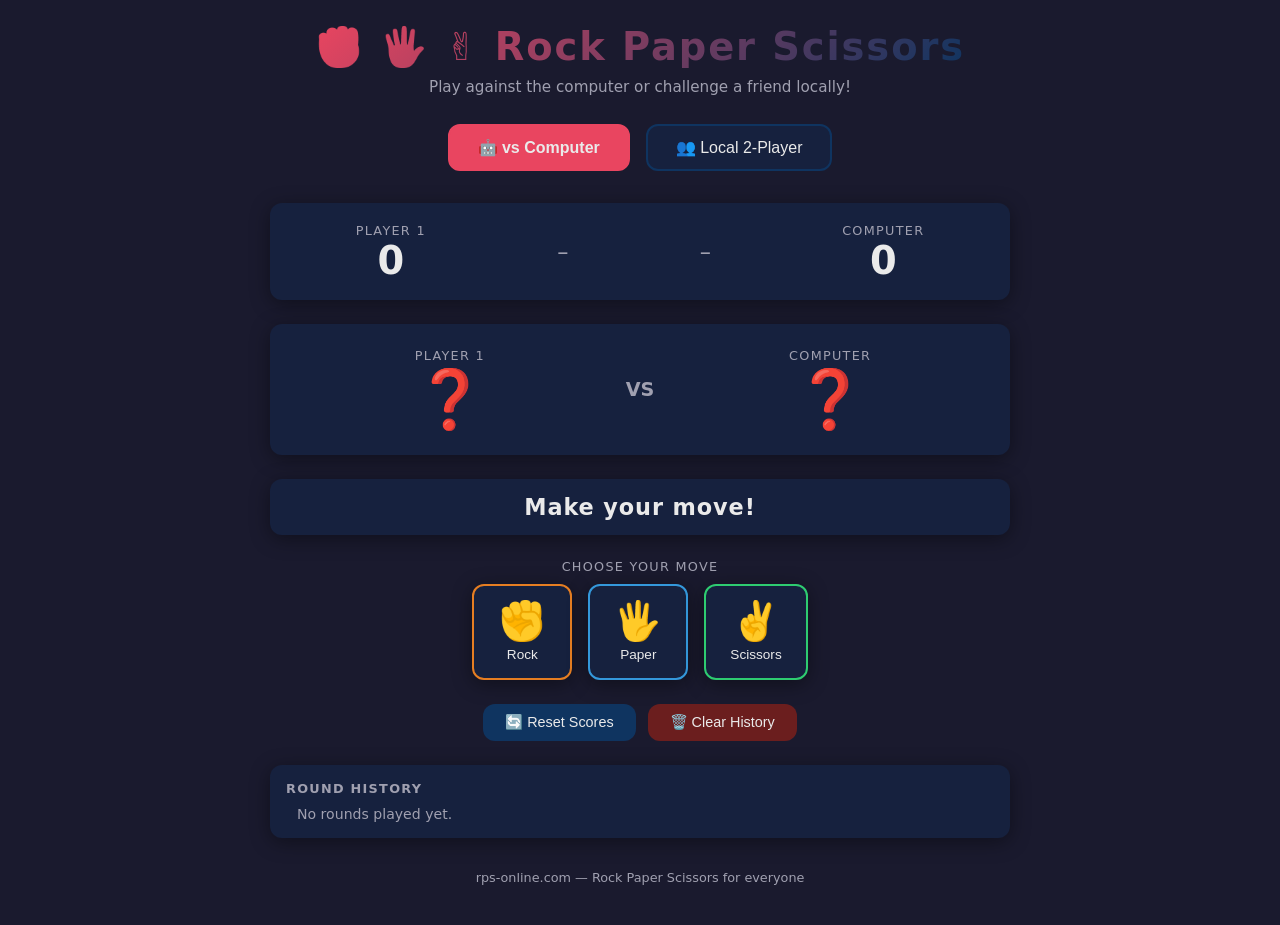
<file: index.html>
<!DOCTYPE html>
<html lang="en">
<head>
  <meta charset="UTF-8" />
  <meta name="viewport" content="width=device-width, initial-scale=1.0" />
  <title>Rock Paper Scissors – rps-online.com</title>
  <meta name="description" content="Play Rock Paper Scissors against the computer or locally with a friend." />
  <link rel="stylesheet" href="style.css" />
</head>
<body>

  <h1>✊ 🖐️ ✌️ Rock Paper Scissors</h1>
  <p class="tagline">Play against the computer or challenge a friend locally!</p>

  <!-- Mode selector -->
  <div id="mode-selector" role="group" aria-label="Game mode">
    <button class="mode-btn active" data-mode="computer">🤖 vs Computer</button>
    <button class="mode-btn" data-mode="local">👥 Local 2-Player</button>
  </div>

  <main id="game">

    <!-- Score board -->
    <div class="scoreboard" aria-label="Score">
      <div class="score-block">
        <span class="score-label">Player 1</span>
        <span class="score-value" id="score-p1">0</span>
      </div>
      <span class="score-divider">–</span>
      <span class="score-divider">–</span>
      <div class="score-block">
        <span class="score-label" id="score-p2-label">Computer</span>
        <span class="score-value" id="score-p2">0</span>
      </div>
    </div>

    <!-- Arena – shows each side's last choice -->
    <div class="arena" aria-live="polite" aria-label="Current round">
      <div class="player-side">
        <span class="player-name">Player 1</span>
        <div class="choice-display" id="p1-display">❓</div>
      </div>
      <span class="vs-badge">VS</span>
      <div class="player-side">
        <span class="player-name" id="p2-label">Computer</span>
        <div class="choice-display" id="p2-display">❓</div>
      </div>
    </div>

    <!-- Result banner -->
    <div id="result-banner" aria-live="polite">Make your move!</div>

    <!-- Two-player: reminder to pass device -->
    <div id="p2-prompt">
      🙈 Player 1 has locked in their choice.<br />
      <strong>Pass the device to Player 2</strong> and make your pick!
    </div>

    <!-- Move buttons -->
    <div class="move-section">
      <span class="section-label" id="move-section-label">Choose your move</span>
      <div class="moves" role="group" aria-label="Move choices">
        <button class="move-btn" data-move="rock"     aria-label="Rock">
          <span class="icon">✊</span> Rock
        </button>
        <button class="move-btn" data-move="paper"    aria-label="Paper">
          <span class="icon">🖐️</span> Paper
        </button>
        <button class="move-btn" data-move="scissors" aria-label="Scissors">
          <span class="icon">✌️</span> Scissors
        </button>
      </div>
    </div>

    <!-- Controls -->
    <div class="controls">
      <button class="ctrl-btn" id="reset-btn">🔄 Reset Scores</button>
      <button class="ctrl-btn danger" id="clear-btn">🗑️ Clear History</button>
    </div>

    <!-- Round history -->
    <div id="history">
      <h3>Round History</h3>
      <ul id="history-list">
        <li class="history-empty">No rounds played yet.</li>
      </ul>
    </div>

  </main>

  <footer>
    <p>rps-online.com &mdash; Rock Paper Scissors for everyone</p>
  </footer>

  <script src="game.js"></script>
</body>
</html>
</file>
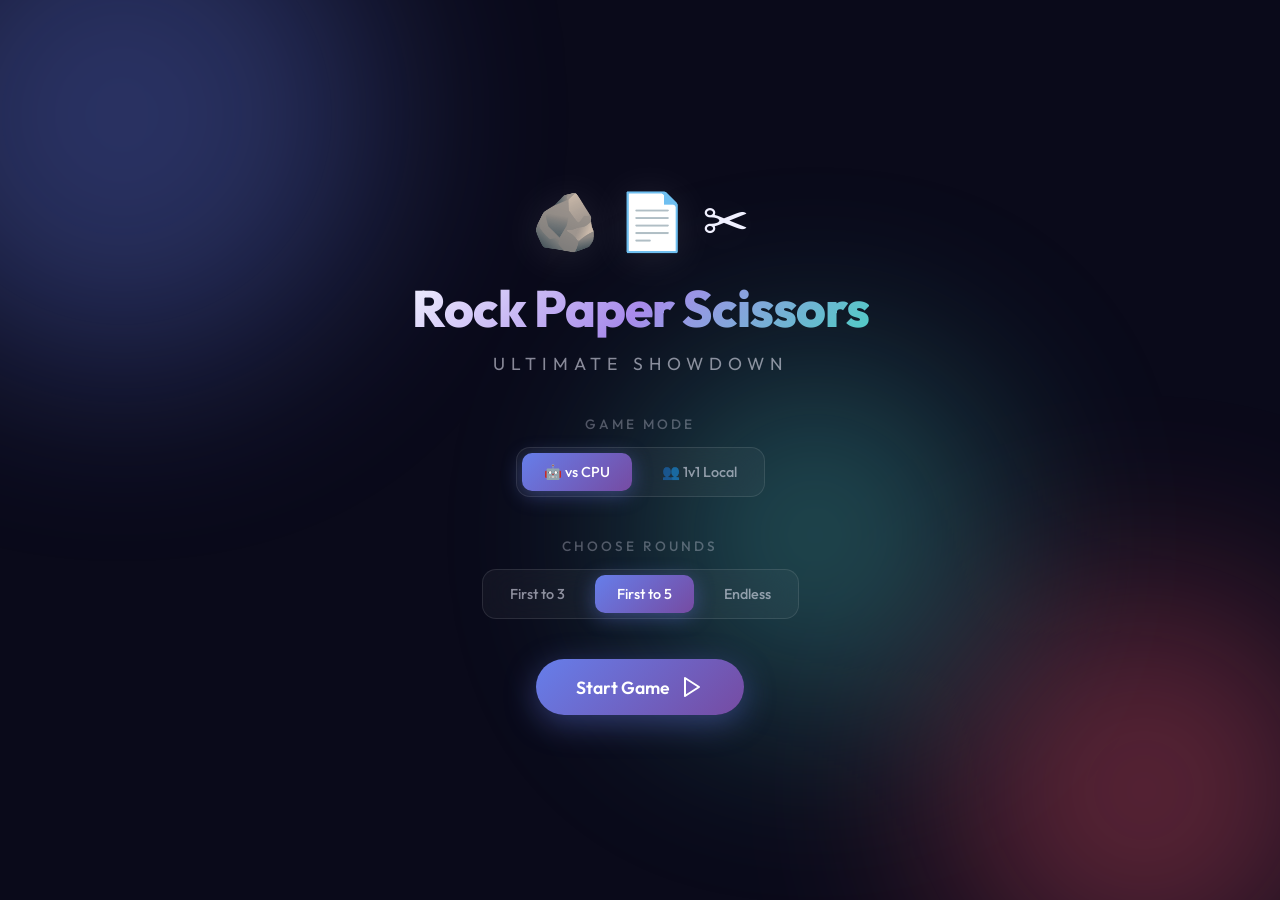
<file: rock-paper-scissors/index.html>
<!DOCTYPE html>
<html lang="en">
<head>
  <meta charset="UTF-8">
  <meta name="viewport" content="width=device-width, initial-scale=1.0">
  <meta name="description" content="A visually stunning Rock Paper Scissors game with interactive gameplay, animations, and local 1v1 mode.">
  <title>Rock Paper Scissors — Ultimate Showdown</title>
  <link href="https://fonts.googleapis.com/css2?family=Outfit:wght@300;400;500;600;700;800;900&display=swap" rel="stylesheet">
  <link rel="stylesheet" href="style.css">
</head>
<body>
  <div class="bg-orbs">
    <div class="orb orb-1"></div>
    <div class="orb orb-2"></div>
    <div class="orb orb-3"></div>
  </div>

  <!-- Start Screen -->
  <div id="start-screen" class="screen active">
    <div class="start-content">
      <div class="logo-container">
        <div class="logo-icons">
          <span class="logo-icon rock-icon">🪨</span>
          <span class="logo-icon paper-icon">📄</span>
          <span class="logo-icon scissors-icon">✂️</span>
        </div>
        <h1 class="game-title">Rock Paper Scissors</h1>
        <p class="game-subtitle">Ultimate Showdown</p>
      </div>

      <!-- Game Mode Toggle -->
      <div class="mode-select">
        <p class="mode-label">Game Mode</p>
        <div class="round-options">
          <button class="mode-btn active" data-mode="cpu" id="mode-cpu">
            🤖 vs CPU
          </button>
          <button class="mode-btn" data-mode="pvp" id="mode-pvp">
            👥 1v1 Local
          </button>
        </div>
      </div>

      <div class="mode-select">
        <p class="mode-label">Choose Rounds</p>
        <div class="round-options">
          <button class="round-btn" data-rounds="3" id="rounds-3">First to 3</button>
          <button class="round-btn active" data-rounds="5" id="rounds-5">First to 5</button>
          <button class="round-btn" data-rounds="∞" id="rounds-infinite">Endless</button>
        </div>
      </div>
      <button id="play-btn" class="play-btn">
        <span>Start Game</span>
        <svg width="24" height="24" viewBox="0 0 24 24" fill="none" stroke="currentColor" stroke-width="2" stroke-linecap="round" stroke-linejoin="round"><polygon points="5 3 19 12 5 21 5 3"/></svg>
      </button>
    </div>
  </div>

  <!-- PvP Turn Screen (handoff between players) -->
  <div id="turn-screen" class="screen">
    <div class="turn-content">
      <div class="turn-icon" id="turn-icon">🎮</div>
      <h2 class="turn-title" id="turn-title">Player 1's Turn</h2>
      <p class="turn-subtitle" id="turn-subtitle">Hand the device to Player 1</p>
      <p class="turn-hint">No peeking! 👀</p>
      <button id="ready-btn" class="play-btn ready-btn">
        <span>I'm Ready</span>
        <svg width="20" height="20" viewBox="0 0 24 24" fill="none" stroke="currentColor" stroke-width="2" stroke-linecap="round" stroke-linejoin="round"><polyline points="20 6 9 17 4 12"/></svg>
      </button>
    </div>
  </div>

  <!-- Game Screen -->
  <div id="game-screen" class="screen">
    <header class="game-header">
      <div class="score-card player-score-card" id="player-score-card">
        <span class="score-label" id="p1-label">You</span>
        <span class="score-value" id="player-score">0</span>
      </div>
      <div class="round-info">
        <span class="round-text" id="round-text">Round 1</span>
        <span class="vs-badge">VS</span>
      </div>
      <div class="score-card cpu-score-card" id="cpu-score-card">
        <span class="score-label" id="p2-label">CPU</span>
        <span class="score-value" id="cpu-score">0</span>
      </div>
    </header>

    <main class="arena">
      <!-- Player 1 Side -->
      <div class="arena-side player-side">
        <div class="choice-display" id="player-choice-display">
          <div class="choice-emoji" id="player-emoji">❓</div>
        </div>
        <p class="side-label" id="p1-side-label">Your Pick</p>
      </div>

      <!-- Center Result -->
      <div class="result-area">
        <div class="result-badge" id="result-badge">
          <span id="result-text">Choose your weapon!</span>
        </div>
      </div>

      <!-- Player 2 / CPU Side -->
      <div class="arena-side cpu-side">
        <div class="choice-display" id="cpu-choice-display">
          <div class="choice-emoji" id="cpu-emoji">❓</div>
        </div>
        <p class="side-label" id="p2-side-label">CPU's Pick</p>
      </div>
    </main>

    <!-- PvP turn indicator shown above weapon buttons -->
    <div class="pvp-turn-indicator" id="pvp-turn-indicator" style="display: none;">
      <span id="pvp-turn-text">🎯 Player 1 — Pick your weapon!</span>
    </div>

    <section class="controls">
      <div class="weapon-buttons">
        <button class="weapon-btn" data-choice="rock" id="btn-rock">
          <span class="weapon-emoji">🪨</span>
          <span class="weapon-name">Rock</span>
        </button>
        <button class="weapon-btn" data-choice="paper" id="btn-paper">
          <span class="weapon-emoji">📄</span>
          <span class="weapon-name">Paper</span>
        </button>
        <button class="weapon-btn" data-choice="scissors" id="btn-scissors">
          <span class="weapon-emoji">✂️</span>
          <span class="weapon-name">Scissors</span>
        </button>
      </div>
    </section>

    <footer class="game-footer">
      <div class="history-strip" id="history-strip"></div>
      <button class="reset-btn" id="reset-btn">
        <svg width="18" height="18" viewBox="0 0 24 24" fill="none" stroke="currentColor" stroke-width="2" stroke-linecap="round" stroke-linejoin="round"><polyline points="1 4 1 10 7 10"/><path d="M3.51 15a9 9 0 1 0 2.13-9.36L1 10"/></svg>
        New Game
      </button>
    </footer>
  </div>

  <!-- Game Over Screen -->
  <div id="gameover-screen" class="screen">
    <div class="gameover-content">
      <div class="trophy-container" id="trophy-container">
        <span class="trophy-emoji" id="trophy-emoji">🏆</span>
      </div>
      <h2 class="gameover-title" id="gameover-title">You Win!</h2>
      <p class="gameover-subtitle" id="gameover-subtitle">Congratulations, Champion!</p>
      <div class="final-scores">
        <div class="final-score-item">
          <span class="fs-label" id="fs-p1-label">You</span>
          <span class="fs-value" id="final-player-score">0</span>
        </div>
        <span class="fs-divider">—</span>
        <div class="final-score-item">
          <span class="fs-label" id="fs-p2-label">CPU</span>
          <span class="fs-value" id="final-cpu-score">0</span>
        </div>
      </div>
      <div class="gameover-actions">
        <button id="rematch-btn" class="play-btn rematch-btn">
          <span>Rematch</span>
          <svg width="20" height="20" viewBox="0 0 24 24" fill="none" stroke="currentColor" stroke-width="2" stroke-linecap="round" stroke-linejoin="round"><polyline points="1 4 1 10 7 10"/><path d="M3.51 15a9 9 0 1 0 2.13-9.36L1 10"/></svg>
        </button>
        <button id="home-btn" class="home-btn">Back to Menu</button>
      </div>
    </div>
  </div>

  <script src="game.js"></script>
</body>
</html>
</file>
<file: style.css>
*, *::before, *::after {
  box-sizing: border-box;
  margin: 0;
  padding: 0;
}

:root {
  --bg: #1a1a2e;
  --surface: #16213e;
  --accent: #e94560;
  --accent2: #0f3460;
  --text: #eaeaea;
  --text-muted: #a0a0b0;
  --rock: #e67e22;
  --paper: #3498db;
  --scissors: #2ecc71;
  --win: #2ecc71;
  --lose: #e74c3c;
  --draw: #f39c12;
  --radius: 12px;
  --shadow: 0 4px 20px rgba(0, 0, 0, 0.4);
}

body {
  background: var(--bg);
  color: var(--text);
  font-family: 'Segoe UI', system-ui, sans-serif;
  min-height: 100vh;
  display: flex;
  flex-direction: column;
  align-items: center;
  padding: 24px 16px 40px;
}

h1 {
  font-size: clamp(1.6rem, 5vw, 2.4rem);
  letter-spacing: 0.05em;
  text-align: center;
  margin-bottom: 8px;
  background: linear-gradient(135deg, #e94560, #0f3460);
  -webkit-background-clip: text;
  -webkit-text-fill-color: transparent;
  background-clip: text;
}

.tagline {
  color: var(--text-muted);
  text-align: center;
  margin-bottom: 28px;
  font-size: 0.95rem;
}

/* ── Mode selector ── */
#mode-selector {
  display: flex;
  gap: 16px;
  margin-bottom: 32px;
  flex-wrap: wrap;
  justify-content: center;
}

.mode-btn {
  padding: 12px 28px;
  border: 2px solid var(--accent2);
  background: var(--surface);
  color: var(--text);
  border-radius: var(--radius);
  font-size: 1rem;
  cursor: pointer;
  transition: background 0.2s, border-color 0.2s, transform 0.1s;
}

.mode-btn:hover {
  background: var(--accent2);
  transform: translateY(-2px);
}

.mode-btn.active {
  background: var(--accent);
  border-color: var(--accent);
  font-weight: 600;
}

/* ── Game container ── */
#game {
  width: 100%;
  max-width: 740px;
  display: flex;
  flex-direction: column;
  gap: 24px;
}

/* ── Score board ── */
.scoreboard {
  display: flex;
  justify-content: space-around;
  align-items: center;
  background: var(--surface);
  border-radius: var(--radius);
  padding: 20px;
  box-shadow: var(--shadow);
}

.score-block {
  display: flex;
  flex-direction: column;
  align-items: center;
  gap: 4px;
}

.score-label {
  font-size: 0.8rem;
  text-transform: uppercase;
  letter-spacing: 0.1em;
  color: var(--text-muted);
}

.score-value {
  font-size: 2.4rem;
  font-weight: 700;
  line-height: 1;
}

.score-divider {
  font-size: 1.4rem;
  color: var(--text-muted);
  font-weight: 300;
}

/* ── Arena ── */
.arena {
  display: grid;
  grid-template-columns: 1fr auto 1fr;
  align-items: center;
  gap: 12px;
  background: var(--surface);
  border-radius: var(--radius);
  padding: 24px 16px;
  box-shadow: var(--shadow);
  min-height: 120px;
}

.player-side {
  display: flex;
  flex-direction: column;
  align-items: center;
  gap: 8px;
}

.player-name {
  font-size: 0.8rem;
  text-transform: uppercase;
  letter-spacing: 0.1em;
  color: var(--text-muted);
}

.choice-display {
  font-size: 3.6rem;
  line-height: 1;
  min-height: 60px;
  transition: transform 0.3s;
}

.choice-display.animate {
  animation: pop 0.3s ease;
}

@keyframes pop {
  0%   { transform: scale(0.5); opacity: 0.3; }
  60%  { transform: scale(1.2); }
  100% { transform: scale(1);   opacity: 1; }
}

.vs-badge {
  font-size: 1.2rem;
  font-weight: 700;
  color: var(--text-muted);
}

/* ── Result banner ── */
#result-banner {
  text-align: center;
  font-size: 1.4rem;
  font-weight: 700;
  letter-spacing: 0.04em;
  padding: 14px;
  border-radius: var(--radius);
  background: var(--surface);
  box-shadow: var(--shadow);
  min-height: 56px;
  display: flex;
  align-items: center;
  justify-content: center;
  transition: background 0.3s;
}

#result-banner.win  { color: var(--win);  }
#result-banner.lose { color: var(--lose); }
#result-banner.draw { color: var(--draw); }

/* ── Move buttons ── */
.move-section {
  display: flex;
  flex-direction: column;
  align-items: center;
  gap: 10px;
}

.move-section .section-label {
  font-size: 0.8rem;
  text-transform: uppercase;
  letter-spacing: 0.1em;
  color: var(--text-muted);
}

.moves {
  display: flex;
  gap: 16px;
  flex-wrap: wrap;
  justify-content: center;
}

.move-btn {
  display: flex;
  flex-direction: column;
  align-items: center;
  gap: 6px;
  padding: 16px 24px;
  border: 2px solid transparent;
  border-radius: var(--radius);
  background: var(--surface);
  color: var(--text);
  font-size: 0.85rem;
  cursor: pointer;
  box-shadow: var(--shadow);
  transition: transform 0.15s, border-color 0.15s, background 0.15s;
  min-width: 90px;
}

.move-btn span.icon {
  font-size: 2.4rem;
  line-height: 1;
}

.move-btn[data-move="rock"]     { border-color: var(--rock); }
.move-btn[data-move="paper"]    { border-color: var(--paper); }
.move-btn[data-move="scissors"] { border-color: var(--scissors); }

.move-btn[data-move="rock"]:hover     { background: rgba(230,126,34,0.2); transform: translateY(-4px) scale(1.05); }
.move-btn[data-move="paper"]:hover    { background: rgba(52,152,219,0.2); transform: translateY(-4px) scale(1.05); }
.move-btn[data-move="scissors"]:hover { background: rgba(46,204,113,0.2); transform: translateY(-4px) scale(1.05); }

.move-btn:active { transform: scale(0.97); }
.move-btn:disabled { opacity: 0.4; cursor: not-allowed; transform: none; }

/* Waiting overlay for two-player */
#p2-prompt {
  background: var(--surface);
  border-radius: var(--radius);
  padding: 16px;
  text-align: center;
  color: var(--text-muted);
  font-size: 0.95rem;
  display: none;
}

#p2-prompt.visible { display: block; }

/* ── Controls ── */
.controls {
  display: flex;
  gap: 12px;
  justify-content: center;
  flex-wrap: wrap;
}

.ctrl-btn {
  padding: 10px 22px;
  border: none;
  border-radius: var(--radius);
  background: var(--accent2);
  color: var(--text);
  font-size: 0.9rem;
  cursor: pointer;
  transition: background 0.2s, transform 0.1s;
}

.ctrl-btn:hover { background: #1a4a80; transform: translateY(-2px); }
.ctrl-btn.danger { background: #6b1e1e; }
.ctrl-btn.danger:hover { background: #9b2c2c; }

/* ── History ── */
#history {
  background: var(--surface);
  border-radius: var(--radius);
  padding: 16px;
  box-shadow: var(--shadow);
  max-height: 200px;
  overflow-y: auto;
}

#history h3 {
  font-size: 0.8rem;
  text-transform: uppercase;
  letter-spacing: 0.1em;
  color: var(--text-muted);
  margin-bottom: 10px;
}

#history-list {
  list-style: none;
  display: flex;
  flex-direction: column;
  gap: 6px;
}

#history-list li {
  display: flex;
  justify-content: space-between;
  align-items: center;
  font-size: 0.88rem;
  border-left: 3px solid transparent;
  padding-left: 8px;
}

#history-list li.win  { border-color: var(--win);  color: var(--win); }
#history-list li.lose { border-color: var(--lose); color: var(--lose); }
#history-list li.draw { border-color: var(--draw); color: var(--draw); }

#history-list .round-num { color: var(--text-muted); min-width: 30px; }

.history-empty {
  color: var(--text-muted);
  font-size: 0.85rem;
  text-align: center;
}

/* ── Footer ── */
footer {
  margin-top: auto;
  padding-top: 32px;
  color: var(--text-muted);
  font-size: 0.8rem;
  text-align: center;
}

/* ── Responsive ── */
@media (max-width: 480px) {
  .arena { grid-template-columns: 1fr auto 1fr; padding: 16px 8px; }
  .choice-display { font-size: 2.8rem; }
  .move-btn { padding: 12px 16px; min-width: 76px; }
  .move-btn span.icon { font-size: 2rem; }
}
</file>
<file: rock-paper-scissors/style.css>
/* ═══════════════════════════════════════════════
   DESIGN TOKENS
   ═══════════════════════════════════════════════ */
:root {
  /* Colors */
  --bg-primary: #0a0a1a;
  --bg-secondary: #12122a;
  --surface: rgba(255, 255, 255, 0.04);
  --surface-hover: rgba(255, 255, 255, 0.08);
  --glass: rgba(255, 255, 255, 0.06);
  --glass-border: rgba(255, 255, 255, 0.1);
  --text-primary: #f0f0ff;
  --text-secondary: rgba(240, 240, 255, 0.55);
  --text-muted: rgba(240, 240, 255, 0.3);

  /* Accent palette */
  --accent-rock: #ff6b6b;
  --accent-rock-glow: rgba(255, 107, 107, 0.3);
  --accent-paper: #4ecdc4;
  --accent-paper-glow: rgba(78, 205, 196, 0.3);
  --accent-scissors: #a88beb;
  --accent-scissors-glow: rgba(168, 139, 235, 0.3);

  --win-color: #4ecdc4;
  --lose-color: #ff6b6b;
  --draw-color: #ffd93d;

  --gradient-primary: linear-gradient(135deg, #667eea 0%, #764ba2 100%);
  --gradient-warm: linear-gradient(135deg, #f093fb 0%, #f5576c 100%);
  --gradient-cool: linear-gradient(135deg, #4facfe 0%, #00f2fe 100%);

  /* Spacing */
  --radius-sm: 8px;
  --radius-md: 14px;
  --radius-lg: 22px;
  --radius-xl: 30px;
  --radius-round: 50%;

  /* Transitions */
  --ease-out: cubic-bezier(0.16, 1, 0.3, 1);
  --ease-spring: cubic-bezier(0.34, 1.56, 0.64, 1);
  --transition-fast: 200ms var(--ease-out);
  --transition-med: 400ms var(--ease-out);
  --transition-slow: 600ms var(--ease-out);
}

/* ═══════════════════════════════════════════════
   RESET & BASE
   ═══════════════════════════════════════════════ */
*, *::before, *::after {
  margin: 0;
  padding: 0;
  box-sizing: border-box;
}

html, body {
  height: 100%;
  overflow: hidden;
}

body {
  font-family: 'Outfit', system-ui, -apple-system, sans-serif;
  background: var(--bg-primary);
  color: var(--text-primary);
  display: flex;
  align-items: center;
  justify-content: center;
  -webkit-font-smoothing: antialiased;
}

button {
  font-family: inherit;
  cursor: pointer;
  border: none;
  outline: none;
  background: none;
  color: inherit;
}

/* ═══════════════════════════════════════════════
   BACKGROUND ORBS
   ═══════════════════════════════════════════════ */
.bg-orbs {
  position: fixed;
  inset: 0;
  z-index: 0;
  overflow: hidden;
  pointer-events: none;
}

.orb {
  position: absolute;
  border-radius: 50%;
  filter: blur(100px);
  opacity: 0.35;
  animation: float 20s ease-in-out infinite;
}

.orb-1 {
  width: 500px; height: 500px;
  background: #667eea;
  top: -15%; left: -10%;
  animation-duration: 22s;
}

.orb-2 {
  width: 400px; height: 400px;
  background: #f5576c;
  bottom: -10%; right: -5%;
  animation-delay: -7s;
  animation-duration: 18s;
}

.orb-3 {
  width: 350px; height: 350px;
  background: #4ecdc4;
  top: 40%; left: 50%;
  animation-delay: -12s;
  animation-duration: 25s;
}

@keyframes float {
  0%, 100% { transform: translate(0, 0) scale(1); }
  33% { transform: translate(40px, -30px) scale(1.05); }
  66% { transform: translate(-20px, 20px) scale(0.95); }
}

/* ═══════════════════════════════════════════════
   SCREENS
   ═══════════════════════════════════════════════ */
.screen {
  position: absolute;
  inset: 0;
  display: flex;
  align-items: center;
  justify-content: center;
  z-index: 1;
  opacity: 0;
  pointer-events: none;
  transition: opacity 500ms var(--ease-out);
}

.screen.active {
  opacity: 1;
  pointer-events: all;
}

/* ═══════════════════════════════════════════════
   START SCREEN
   ═══════════════════════════════════════════════ */
.start-content {
  text-align: center;
  display: flex;
  flex-direction: column;
  align-items: center;
  gap: 40px;
}

.logo-container {
  display: flex;
  flex-direction: column;
  align-items: center;
  gap: 12px;
}

.logo-icons {
  display: flex;
  gap: 16px;
  margin-bottom: 8px;
}

.logo-icon {
  font-size: 3.5rem;
  display: inline-block;
  animation: iconBob 3s ease-in-out infinite;
  filter: drop-shadow(0 4px 20px rgba(255, 255, 255, 0.1));
}

.logo-icon:nth-child(2) { animation-delay: -1s; }
.logo-icon:nth-child(3) { animation-delay: -2s; }

@keyframes iconBob {
  0%, 100% { transform: translateY(0); }
  50% { transform: translateY(-12px); }
}

.game-title {
  font-size: 3.2rem;
  font-weight: 800;
  letter-spacing: -1px;
  background: linear-gradient(135deg, #f0f0ff 0%, #a88beb 50%, #4ecdc4 100%);
  -webkit-background-clip: text;
  -webkit-text-fill-color: transparent;
  background-clip: text;
}

.game-subtitle {
  font-size: 1.1rem;
  font-weight: 400;
  color: var(--text-secondary);
  letter-spacing: 6px;
  text-transform: uppercase;
}

/* Mode Select */
.mode-select {
  display: flex;
  flex-direction: column;
  align-items: center;
  gap: 14px;
}

.mode-label {
  font-size: 0.85rem;
  color: var(--text-muted);
  text-transform: uppercase;
  letter-spacing: 3px;
  font-weight: 500;
}

.round-options {
  display: flex;
  gap: 8px;
  background: var(--surface);
  padding: 5px;
  border-radius: var(--radius-md);
  border: 1px solid var(--glass-border);
  backdrop-filter: blur(20px);
}

.round-btn {
  padding: 10px 22px;
  border-radius: 10px;
  font-size: 0.9rem;
  font-weight: 500;
  color: var(--text-secondary);
  transition: all var(--transition-fast);
}

.round-btn:hover {
  color: var(--text-primary);
  background: var(--surface-hover);
}

.round-btn.active {
  background: var(--gradient-primary);
  color: #fff;
  box-shadow: 0 4px 20px rgba(102, 126, 234, 0.4);
}

/* Play Button */
.play-btn {
  display: flex;
  align-items: center;
  gap: 10px;
  padding: 16px 40px;
  font-size: 1.1rem;
  font-weight: 600;
  background: var(--gradient-primary);
  color: #fff;
  border-radius: var(--radius-xl);
  box-shadow: 0 8px 32px rgba(102, 126, 234, 0.4);
  transition: all var(--transition-fast);
  position: relative;
  overflow: hidden;
}

.play-btn::before {
  content: '';
  position: absolute;
  inset: 0;
  background: linear-gradient(135deg, rgba(255,255,255,0.15) 0%, transparent 50%);
  opacity: 0;
  transition: opacity var(--transition-fast);
}

.play-btn:hover {
  transform: translateY(-3px);
  box-shadow: 0 12px 40px rgba(102, 126, 234, 0.55);
}

.play-btn:hover::before {
  opacity: 1;
}

.play-btn:active {
  transform: translateY(-1px) scale(0.98);
}

/* ═══════════════════════════════════════════════
   GAME SCREEN
   ═══════════════════════════════════════════════ */
#game-screen {
  flex-direction: column;
  padding: 24px;
  gap: 0;
}

/* Header / Scores */
.game-header {
  display: flex;
  align-items: center;
  justify-content: center;
  gap: 24px;
  width: 100%;
  max-width: 560px;
  margin-bottom: 20px;
}

.score-card {
  display: flex;
  flex-direction: column;
  align-items: center;
  gap: 4px;
  background: var(--glass);
  border: 1px solid var(--glass-border);
  backdrop-filter: blur(20px);
  padding: 14px 28px;
  border-radius: var(--radius-md);
  min-width: 100px;
  transition: all var(--transition-fast);
}

.score-label {
  font-size: 0.75rem;
  font-weight: 500;
  text-transform: uppercase;
  letter-spacing: 2px;
  color: var(--text-secondary);
}

.score-value {
  font-size: 2rem;
  font-weight: 800;
  line-height: 1;
}

.player-score-card .score-value { color: var(--accent-paper); }
.cpu-score-card .score-value { color: var(--accent-rock); }

.score-card.pulse {
  animation: scorePulse 500ms var(--ease-spring);
}

@keyframes scorePulse {
  0% { transform: scale(1); }
  50% { transform: scale(1.15); }
  100% { transform: scale(1); }
}

.round-info {
  display: flex;
  flex-direction: column;
  align-items: center;
  gap: 6px;
}

.round-text {
  font-size: 0.8rem;
  color: var(--text-muted);
  text-transform: uppercase;
  letter-spacing: 2px;
  font-weight: 500;
}

.vs-badge {
  font-size: 1.3rem;
  font-weight: 800;
  background: var(--gradient-warm);
  -webkit-background-clip: text;
  -webkit-text-fill-color: transparent;
  background-clip: text;
}

/* Arena */
.arena {
  display: flex;
  align-items: center;
  justify-content: center;
  gap: 30px;
  flex: 1;
  width: 100%;
  max-width: 700px;
}

.arena-side {
  display: flex;
  flex-direction: column;
  align-items: center;
  gap: 14px;
  flex: 1;
}

.choice-display {
  width: 140px;
  height: 140px;
  border-radius: var(--radius-round);
  background: var(--glass);
  border: 2px solid var(--glass-border);
  backdrop-filter: blur(20px);
  display: flex;
  align-items: center;
  justify-content: center;
  transition: all var(--transition-med);
  position: relative;
}

.choice-display::before {
  content: '';
  position: absolute;
  inset: -4px;
  border-radius: var(--radius-round);
  background: conic-gradient(from 0deg, transparent, rgba(102, 126, 234, 0.3), transparent);
  opacity: 0;
  transition: opacity var(--transition-med);
  z-index: -1;
}

.choice-display.reveal::before {
  opacity: 1;
  animation: spin 2s linear infinite;
}

@keyframes spin {
  to { transform: rotate(360deg); }
}

.choice-emoji {
  font-size: 4rem;
  transition: all var(--transition-med);
  filter: drop-shadow(0 4px 12px rgba(0, 0, 0, 0.3));
}

.side-label {
  font-size: 0.8rem;
  color: var(--text-muted);
  text-transform: uppercase;
  letter-spacing: 2px;
  font-weight: 500;
}

/* Shake animation for choice display during "thinking" */
.choice-display.shaking {
  animation: shake 0.15s ease-in-out infinite alternate;
}

@keyframes shake {
  0% { transform: translateY(-4px) rotate(-2deg); }
  100% { transform: translateY(4px) rotate(2deg); }
}

/* Reveal bounce */
.choice-display.reveal .choice-emoji {
  animation: revealBounce 500ms var(--ease-spring);
}

@keyframes revealBounce {
  0% { transform: scale(0.3) rotate(-20deg); opacity: 0; }
  100% { transform: scale(1) rotate(0deg); opacity: 1; }
}

/* Win glow */
.choice-display.winner {
  border-color: var(--win-color);
  box-shadow: 0 0 30px rgba(78, 205, 196, 0.4), inset 0 0 30px rgba(78, 205, 196, 0.05);
}

.choice-display.loser {
  border-color: var(--lose-color);
  opacity: 0.6;
}

.choice-display.draw-display {
  border-color: var(--draw-color);
  box-shadow: 0 0 30px rgba(255, 217, 61, 0.3);
}

/* Result */
.result-area {
  display: flex;
  align-items: center;
  justify-content: center;
  min-width: 160px;
}

.result-badge {
  padding: 10px 20px;
  border-radius: var(--radius-md);
  background: var(--glass);
  border: 1px solid var(--glass-border);
  backdrop-filter: blur(20px);
  text-align: center;
  transition: all var(--transition-med);
}

#result-text {
  font-size: 0.95rem;
  font-weight: 600;
  color: var(--text-secondary);
  white-space: nowrap;
}

.result-badge.win { border-color: var(--win-color); }
.result-badge.win #result-text { color: var(--win-color); }

.result-badge.lose { border-color: var(--lose-color); }
.result-badge.lose #result-text { color: var(--lose-color); }

.result-badge.draw { border-color: var(--draw-color); }
.result-badge.draw #result-text { color: var(--draw-color); }

.result-badge.pop {
  animation: popIn 400ms var(--ease-spring);
}

@keyframes popIn {
  0% { transform: scale(0.6); opacity: 0; }
  100% { transform: scale(1); opacity: 1; }
}

/* Weapon Buttons */
.controls {
  width: 100%;
  display: flex;
  justify-content: center;
  margin-bottom: 16px;
}

.weapon-buttons {
  display: flex;
  gap: 16px;
}

.weapon-btn {
  display: flex;
  flex-direction: column;
  align-items: center;
  gap: 8px;
  padding: 18px 28px;
  border-radius: var(--radius-lg);
  background: var(--glass);
  border: 1.5px solid var(--glass-border);
  backdrop-filter: blur(20px);
  transition: all var(--transition-fast);
  position: relative;
  overflow: hidden;
}

.weapon-btn::after {
  content: '';
  position: absolute;
  inset: 0;
  border-radius: inherit;
  opacity: 0;
  transition: opacity var(--transition-fast);
}

.weapon-btn[data-choice="rock"]::after { background: radial-gradient(circle at center, var(--accent-rock-glow), transparent 70%); }
.weapon-btn[data-choice="paper"]::after { background: radial-gradient(circle at center, var(--accent-paper-glow), transparent 70%); }
.weapon-btn[data-choice="scissors"]::after { background: radial-gradient(circle at center, var(--accent-scissors-glow), transparent 70%); }

.weapon-btn:hover {
  transform: translateY(-6px);
  border-color: rgba(255, 255, 255, 0.2);
}

.weapon-btn:hover::after {
  opacity: 1;
}

.weapon-btn[data-choice="rock"]:hover { border-color: var(--accent-rock); box-shadow: 0 8px 30px var(--accent-rock-glow); }
.weapon-btn[data-choice="paper"]:hover { border-color: var(--accent-paper); box-shadow: 0 8px 30px var(--accent-paper-glow); }
.weapon-btn[data-choice="scissors"]:hover { border-color: var(--accent-scissors); box-shadow: 0 8px 30px var(--accent-scissors-glow); }

.weapon-btn:active {
  transform: translateY(-2px) scale(0.95);
}

.weapon-btn.disabled {
  pointer-events: none;
  opacity: 0.4;
}

.weapon-emoji {
  font-size: 2.4rem;
  position: relative;
  z-index: 1;
  transition: transform var(--transition-fast);
}

.weapon-btn:hover .weapon-emoji {
  transform: scale(1.15);
}

.weapon-name {
  font-size: 0.8rem;
  font-weight: 600;
  color: var(--text-secondary);
  text-transform: uppercase;
  letter-spacing: 1.5px;
  position: relative;
  z-index: 1;
}

/* Footer */
.game-footer {
  display: flex;
  align-items: center;
  justify-content: space-between;
  width: 100%;
  max-width: 560px;
}

.history-strip {
  display: flex;
  gap: 6px;
  align-items: center;
  flex-wrap: wrap;
}

.history-dot {
  width: 28px;
  height: 28px;
  border-radius: var(--radius-sm);
  display: flex;
  align-items: center;
  justify-content: center;
  font-size: 0.7rem;
  font-weight: 700;
  animation: dotAppear 300ms var(--ease-spring);
}

@keyframes dotAppear {
  0% { transform: scale(0); }
  100% { transform: scale(1); }
}

.history-dot.win { background: rgba(78, 205, 196, 0.2); color: var(--win-color); border: 1px solid rgba(78, 205, 196, 0.3); }
.history-dot.lose { background: rgba(255, 107, 107, 0.2); color: var(--lose-color); border: 1px solid rgba(255, 107, 107, 0.3); }
.history-dot.draw { background: rgba(255, 217, 61, 0.15); color: var(--draw-color); border: 1px solid rgba(255, 217, 61, 0.25); }

.reset-btn {
  display: flex;
  align-items: center;
  gap: 6px;
  padding: 10px 18px;
  font-size: 0.8rem;
  font-weight: 500;
  color: var(--text-secondary);
  border: 1px solid var(--glass-border);
  border-radius: var(--radius-md);
  backdrop-filter: blur(10px);
  transition: all var(--transition-fast);
}

.reset-btn:hover {
  color: var(--text-primary);
  border-color: rgba(255, 255, 255, 0.2);
  background: var(--surface-hover);
}

/* ═══════════════════════════════════════════════
   GAME OVER SCREEN
   ═══════════════════════════════════════════════ */
.gameover-content {
  text-align: center;
  display: flex;
  flex-direction: column;
  align-items: center;
  gap: 24px;
}

.trophy-container {
  position: relative;
}

.trophy-emoji {
  font-size: 5rem;
  display: inline-block;
  animation: trophyBounce 1s var(--ease-spring);
  filter: drop-shadow(0 8px 30px rgba(255, 215, 0, 0.3));
}

@keyframes trophyBounce {
  0% { transform: scale(0) rotate(-30deg); opacity: 0; }
  60% { transform: scale(1.2) rotate(5deg); }
  100% { transform: scale(1) rotate(0deg); opacity: 1; }
}

.gameover-title {
  font-size: 2.6rem;
  font-weight: 800;
}

#gameover-screen.player-wins .gameover-title {
  background: linear-gradient(135deg, #4ecdc4, #44e89e);
  -webkit-background-clip: text;
  -webkit-text-fill-color: transparent;
  background-clip: text;
}

#gameover-screen.cpu-wins .gameover-title {
  background: linear-gradient(135deg, #ff6b6b, #ff8e53);
  -webkit-background-clip: text;
  -webkit-text-fill-color: transparent;
  background-clip: text;
}

.gameover-subtitle {
  font-size: 1rem;
  color: var(--text-secondary);
}

.final-scores {
  display: flex;
  align-items: center;
  gap: 30px;
}

.final-score-item {
  display: flex;
  flex-direction: column;
  gap: 4px;
  align-items: center;
}

.fs-label {
  font-size: 0.8rem;
  color: var(--text-muted);
  text-transform: uppercase;
  letter-spacing: 2px;
}

.fs-value {
  font-size: 2.5rem;
  font-weight: 800;
}

.final-score-item:first-child .fs-value { color: var(--accent-paper); }
.final-score-item:last-child .fs-value { color: var(--accent-rock); }

.fs-divider {
  font-size: 1.5rem;
  color: var(--text-muted);
  margin-top: 18px;
}

.gameover-actions {
  display: flex;
  gap: 12px;
  margin-top: 10px;
}

.rematch-btn {
  padding: 14px 32px;
  font-size: 1rem;
}

.home-btn {
  padding: 14px 28px;
  font-size: 0.95rem;
  font-weight: 500;
  background: var(--glass);
  border: 1px solid var(--glass-border);
  border-radius: var(--radius-xl);
  backdrop-filter: blur(20px);
  color: var(--text-secondary);
  transition: all var(--transition-fast);
}

.home-btn:hover {
  background: var(--surface-hover);
  color: var(--text-primary);
  transform: translateY(-2px);
}

/* ═══════════════════════════════════════════════
   CONFETTI (JS-created)
   ═══════════════════════════════════════════════ */
.confetti {
  position: fixed;
  width: 10px;
  height: 10px;
  border-radius: 2px;
  z-index: 100;
  pointer-events: none;
  animation: confettiFall linear forwards;
}

@keyframes confettiFall {
  0% { opacity: 1; transform: translateY(0) rotate(0deg); }
  100% { opacity: 0; transform: translateY(100vh) rotate(720deg); }
}

/* ═══════════════════════════════════════════════
   MODE TOGGLE (CPU / PVP)
   ═══════════════════════════════════════════════ */
.mode-btn {
  padding: 10px 22px;
  border-radius: 10px;
  font-size: 0.9rem;
  font-weight: 500;
  color: var(--text-secondary);
  transition: all var(--transition-fast);
}

.mode-btn:hover {
  color: var(--text-primary);
  background: var(--surface-hover);
}

.mode-btn.active {
  background: var(--gradient-primary);
  color: #fff;
  box-shadow: 0 4px 20px rgba(102, 126, 234, 0.4);
}

/* ═══════════════════════════════════════════════
   TURN HANDOFF SCREEN (PVP)
   ═══════════════════════════════════════════════ */
.turn-content {
  text-align: center;
  display: flex;
  flex-direction: column;
  align-items: center;
  gap: 20px;
}

.turn-icon {
  font-size: 4.5rem;
  animation: turnPulse 1.5s ease-in-out infinite;
  filter: drop-shadow(0 4px 20px rgba(255, 255, 255, 0.15));
}

@keyframes turnPulse {
  0%, 100% { transform: scale(1); }
  50% { transform: scale(1.15); }
}

.turn-title {
  font-size: 2.2rem;
  font-weight: 800;
  background: linear-gradient(135deg, #f0f0ff 0%, #a88beb 100%);
  -webkit-background-clip: text;
  -webkit-text-fill-color: transparent;
  background-clip: text;
}

.turn-subtitle {
  font-size: 1rem;
  color: var(--text-secondary);
  font-weight: 400;
}

.turn-hint {
  font-size: 0.9rem;
  color: var(--text-muted);
  font-weight: 500;
  letter-spacing: 1px;
  padding: 8px 20px;
  border-radius: var(--radius-md);
  background: rgba(255, 107, 107, 0.08);
  border: 1px solid rgba(255, 107, 107, 0.15);
}

.ready-btn {
  margin-top: 10px;
}

/* ═══════════════════════════════════════════════
   PVP TURN INDICATOR
   ═══════════════════════════════════════════════ */
.pvp-turn-indicator {
  display: flex;
  align-items: center;
  justify-content: center;
  width: 100%;
  margin-bottom: 10px;
}

#pvp-turn-text {
  font-size: 0.95rem;
  font-weight: 600;
  color: var(--text-primary);
  padding: 8px 24px;
  border-radius: var(--radius-md);
  background: var(--glass);
  border: 1px solid var(--glass-border);
  backdrop-filter: blur(20px);
  animation: turnGlow 2s ease-in-out infinite alternate;
}

@keyframes turnGlow {
  0% { box-shadow: 0 0 8px rgba(102, 126, 234, 0.2); }
  100% { box-shadow: 0 0 20px rgba(102, 126, 234, 0.4); }
}

/* ═══════════════════════════════════════════════
   RESPONSIVE
   ═══════════════════════════════════════════════ */
@media (max-width: 700px) {
  .game-title { font-size: 2.2rem; }
  .game-subtitle { font-size: 0.9rem; letter-spacing: 4px; }
  .logo-icon { font-size: 2.5rem; }

  .arena { flex-direction: column; gap: 16px; }
  .arena-side { flex-direction: row; gap: 14px; }
  .result-area { order: -1; }
  
  .choice-display { width: 100px; height: 100px; }
  .choice-emoji { font-size: 2.8rem; }
  
  .weapon-buttons { gap: 10px; }
  .weapon-btn { padding: 14px 20px; }
  .weapon-emoji { font-size: 1.8rem; }

  .game-header { gap: 14px; }
  .score-card { padding: 10px 18px; min-width: 75px; }
  .score-value { font-size: 1.5rem; }

  .game-footer { flex-direction: column-reverse; gap: 12px; }
}
</file>
